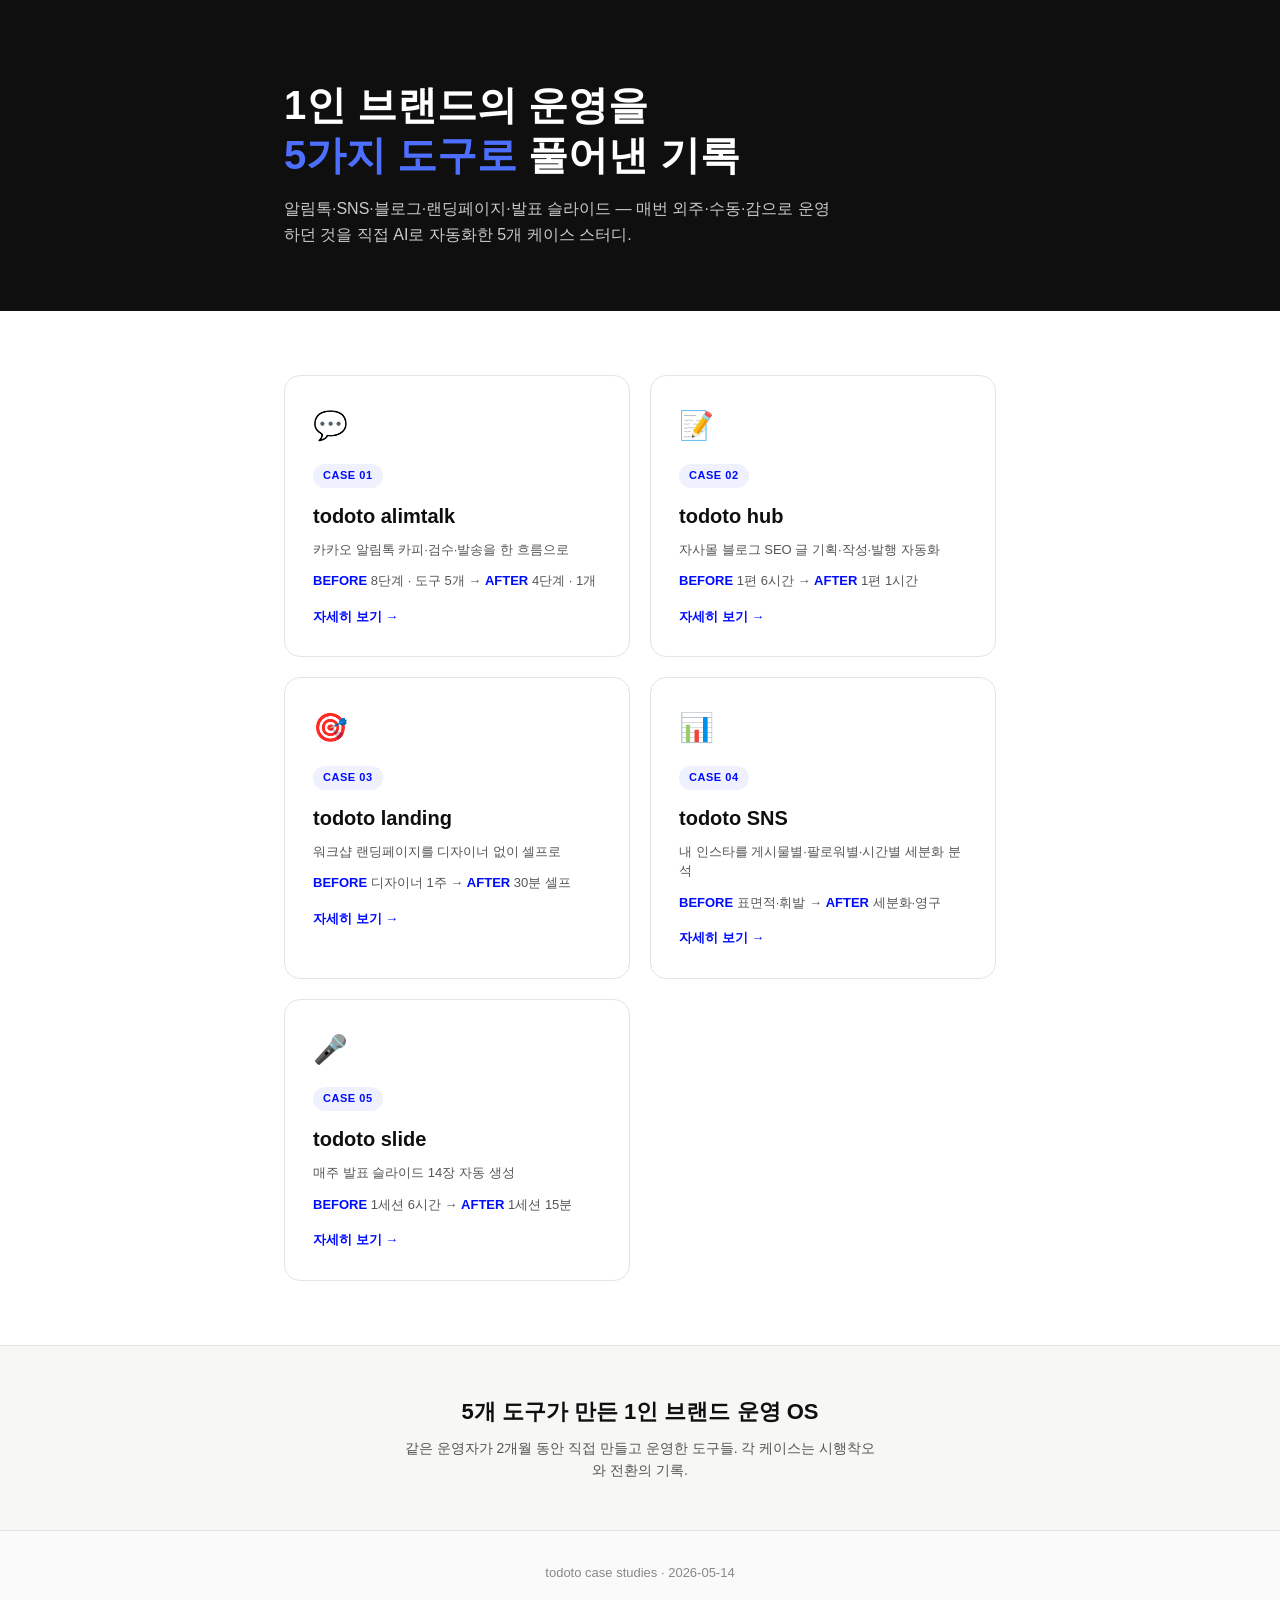
<file: index.html>
<!DOCTYPE html>
<html lang="ko">
<head>
<meta charset="UTF-8">
<meta name="viewport" content="width=device-width, initial-scale=1.0">
<title>todoto · case studies</title>
<meta name="description" content="1인 브랜드 운영을 5가지 도구로 풀어낸 기록. 알림톡·SNS·블로그·랜딩페이지·발표 슬라이드 자동화 케이스 스터디.">
<meta property="og:title" content="todoto case studies — 1인 브랜드 운영 OS">
<meta property="og:description" content="알림톡·SNS·블로그·랜딩페이지·발표 슬라이드 — 5가지 도구로 풀어낸 1인 브랜드 운영의 기록.">
<meta property="og:image" content="https://todoto1.github.io/todoto-case-studies/assets/og-default.png">
<meta property="og:url" content="https://todoto1.github.io/todoto-case-studies/">
<meta property="og:type" content="website">
<meta name="twitter:card" content="summary_large_image">
<link rel="icon" type="image/png" href="assets/icons/favicon.png">
<link rel="stylesheet" href="style.css">
<style>
  .index-hero {
    background: var(--ink);
    color: #fff;
    padding: 80px 0 64px;
  }
  .index-hero h1 {
    font-size: 40px;
    font-weight: 800;
    line-height: 1.25;
    color: #fff;
    margin-bottom: 16px;
  }
  .index-hero h1 em { color: var(--brand-bright); font-style: normal; }
  .index-hero p {
    font-size: 16px;
    color: rgba(255,255,255,0.78);
    max-width: 560px;
    margin-bottom: 0;
  }
  .case-grid {
    display: grid;
    grid-template-columns: 1fr 1fr;
    gap: 20px;
    padding: 64px 0;
  }
  .case-card-link {
    text-decoration: none;
    color: inherit;
    background: #fff;
    border: 1px solid var(--line);
    border-radius: 16px;
    padding: 28px;
    transition: all 0.15s;
    display: block;
  }
  .case-card-link:hover {
    border-color: var(--brand);
    transform: translateY(-2px);
    box-shadow: 0 8px 24px rgba(0,12,254,0.08);
  }
  .case-card-link .emoji {
    font-size: 28px;
    margin-bottom: 12px;
  }
  .case-card-link .tag {
    display: inline-block;
    font-size: 11px;
    font-weight: 700;
    color: var(--brand);
    background: var(--brand-soft);
    padding: 3px 10px;
    border-radius: 999px;
    margin-bottom: 12px;
    letter-spacing: 0.05em;
  }
  .case-card-link h3 {
    font-size: 20px;
    font-weight: 800;
    margin-bottom: 8px;
    color: var(--ink);
  }
  .case-card-link .ba {
    font-size: 13px;
    color: var(--gray);
    margin-bottom: 12px;
    line-height: 1.5;
  }
  .case-card-link .ba strong { color: var(--brand); font-weight: 700; }
  .case-card-link .arrow {
    font-size: 13px;
    color: var(--brand);
    font-weight: 700;
  }
  .index-footer {
    background: var(--bg-soft);
    padding: 48px 0;
    text-align: center;
    border-top: 1px solid var(--line);
  }
  .index-footer h2 {
    font-size: 22px;
    font-weight: 800;
    margin-bottom: 8px;
  }
  .index-footer p {
    font-size: 14px;
    color: var(--gray);
    max-width: 480px;
    margin: 0 auto;
  }
  @media (max-width: 640px) {
    .index-hero { padding: 56px 0 44px; }
    .index-hero h1 { font-size: 26px; line-height: 1.3; margin-bottom: 12px; }
    .index-hero p { font-size: 14px; line-height: 1.6; }
    .case-grid { grid-template-columns: 1fr; gap: 14px; padding: 44px 0; }
    .case-card-link { padding: 22px 20px; border-radius: 14px; }
    .case-card-link .emoji { font-size: 24px; margin-bottom: 10px; }
    .case-card-link .tag { font-size: 10px; padding: 3px 9px; margin-bottom: 10px; }
    .case-card-link h3 { font-size: 17px; margin-bottom: 6px; }
    .case-card-link .ba { font-size: 13px; line-height: 1.55; margin-bottom: 10px; }
    .case-card-link .arrow { font-size: 12px; }
    .index-footer { padding: 36px 0; }
    .index-footer h2 { font-size: 18px; line-height: 1.35; }
    .index-footer p { font-size: 13px; line-height: 1.55; }
  }
</style>
</head>
<body>

<section class="index-hero">
  <div class="container">
    <h1>1인 브랜드의 운영을<br><em>5가지 도구로</em> 풀어낸 기록</h1>
    <p>알림톡·SNS·블로그·랜딩페이지·발표 슬라이드 — 매번 외주·수동·감으로 운영하던 것을 직접 AI로 자동화한 5개 케이스 스터디.</p>
  </div>
</section>

<section>
  <div class="container">
    <div class="case-grid">

      <a class="case-card-link" href="alimtalk.html">
        <div class="emoji">💬</div>
        <span class="tag">CASE 01</span>
        <h3>todoto alimtalk</h3>
        <p class="ba">카카오 알림톡 카피·검수·발송을 한 흐름으로</p>
        <p class="ba"><strong>BEFORE</strong> 8단계 · 도구 5개 → <strong>AFTER</strong> 4단계 · 1개</p>
        <span class="arrow">자세히 보기 →</span>
      </a>

      <a class="case-card-link" href="hub.html">
        <div class="emoji">📝</div>
        <span class="tag">CASE 02</span>
        <h3>todoto hub</h3>
        <p class="ba">자사몰 블로그 SEO 글 기획·작성·발행 자동화</p>
        <p class="ba"><strong>BEFORE</strong> 1편 6시간 → <strong>AFTER</strong> 1편 1시간</p>
        <span class="arrow">자세히 보기 →</span>
      </a>

      <a class="case-card-link" href="landing.html">
        <div class="emoji">🎯</div>
        <span class="tag">CASE 03</span>
        <h3>todoto landing</h3>
        <p class="ba">워크샵 랜딩페이지를 디자이너 없이 셀프로</p>
        <p class="ba"><strong>BEFORE</strong> 디자이너 1주 → <strong>AFTER</strong> 30분 셀프</p>
        <span class="arrow">자세히 보기 →</span>
      </a>

      <a class="case-card-link" href="sns.html">
        <div class="emoji">📊</div>
        <span class="tag">CASE 04</span>
        <h3>todoto SNS</h3>
        <p class="ba">내 인스타를 게시물별·팔로워별·시간별 세분화 분석</p>
        <p class="ba"><strong>BEFORE</strong> 표면적·휘발 → <strong>AFTER</strong> 세분화·영구</p>
        <span class="arrow">자세히 보기 →</span>
      </a>

      <a class="case-card-link" href="slide.html">
        <div class="emoji">🎤</div>
        <span class="tag">CASE 05</span>
        <h3>todoto slide</h3>
        <p class="ba">매주 발표 슬라이드 14장 자동 생성</p>
        <p class="ba"><strong>BEFORE</strong> 1세션 6시간 → <strong>AFTER</strong> 1세션 15분</p>
        <span class="arrow">자세히 보기 →</span>
      </a>

    </div>
  </div>
</section>

<section class="index-footer">
  <div class="container">
    <h2>5개 도구가 만든 1인 브랜드 운영 OS</h2>
    <p>같은 운영자가 2개월 동안 직접 만들고 운영한 도구들. 각 케이스는 시행착오와 전환의 기록.</p>
  </div>
</section>

<footer>todoto case studies · 2026-05-14</footer>

</body>
</html>
</file>
<file: style.css>
:root {
  --brand: #000cfe;
  --brand-bright: #4D6FFF;
  --brand-soft: #EFF1FF;
  --ink: #0F0F0F;
  --ink-2: #1A1A1A;
  --gray: #555;
  --gray-light: #888;
  --line: #E5E5E5;
  --bg-soft: #F7F7F5;
}
* { box-sizing: border-box; margin: 0; padding: 0; }
body {
  font-family: -apple-system, BlinkMacSystemFont, "Pretendard", "Apple SD Gothic Neo", sans-serif;
  color: var(--ink);
  background: #fff;
  line-height: 1.6;
  font-size: 16px;
}
.container { max-width: 760px; margin: 0 auto; padding: 0 24px; }

/* CASE NAV */
.case-nav {
  display: flex;
  gap: 8px;
  padding: 14px 24px;
  background: #fafafa;
  border-bottom: 1px solid var(--line);
  justify-content: center;
  flex-wrap: wrap;
}
.case-nav a {
  text-decoration: none;
  color: var(--gray);
  font-size: 13px;
  font-weight: 600;
  padding: 6px 14px;
  border-radius: 999px;
  border: 1px solid transparent;
}
.case-nav a:hover { border-color: var(--line); }
.case-nav a.active { background: var(--brand); color: #fff; }

/* HERO — 검정 + 흰색 */
.hero { background: var(--ink); color: #fff; padding: 64px 0 72px; }
.hero .brand-tag {
  display: inline-block;
  font-size: 13px;
  font-weight: 600;
  padding: 6px 14px;
  background: var(--brand);
  color: #fff;
  border-radius: 999px;
  margin-bottom: 24px;
}
.hero h1 { font-size: 36px; font-weight: 800; line-height: 1.3; color: #fff; margin-bottom: 20px; }
.hero h1 em { color: var(--brand-bright); font-style: normal; }
.hero .sub { font-size: 17px; color: rgba(255,255,255,0.85); margin-bottom: 28px; }
.hero .bullets { list-style: none; margin-bottom: 32px; }
.hero .bullets li {
  font-size: 15px;
  color: #fff;
  margin-bottom: 8px;
  padding-left: 24px;
  position: relative;
}
.hero .bullets li::before {
  content: "✓";
  position: absolute;
  left: 0;
  font-weight: 700;
  color: var(--brand-bright);
}
.hero .cta {
  display: inline-block;
  background: var(--brand);
  color: #fff;
  padding: 14px 28px;
  border: none;
  border-radius: 999px;
  font-size: 15px;
  font-weight: 700;
  cursor: pointer;
  text-decoration: none;
}

/* INTRO */
.intro { padding: 64px 0 32px; text-align: center; }
.intro h2 { font-size: 26px; font-weight: 800; margin-bottom: 16px; }
.intro h2 em { color: var(--brand); font-style: normal; }
.intro p { font-size: 16px; color: var(--gray); max-width: 540px; margin: 0 auto; }

/* STEP */
.step { padding: 64px 0; border-top: 1px solid var(--line); }
.step-num {
  font-size: 56px;
  font-weight: 800;
  color: var(--brand);
  line-height: 1;
  margin-bottom: 16px;
  letter-spacing: -0.02em;
}
.step-title { font-size: 24px; font-weight: 800; line-height: 1.35; margin-bottom: 8px; }
.step-title em { color: var(--brand); font-style: normal; }
.step-sub { font-size: 15px; color: var(--gray); margin-bottom: 36px; }

/* case-card */
.case-card {
  background: var(--bg-soft);
  border-radius: 14px;
  padding: 28px;
  margin-bottom: 32px;
  border-left: 4px solid var(--brand);
}
.case-card .who { font-size: 13px; font-weight: 600; color: var(--gray); margin-bottom: 12px; }
.case-card .quote { font-size: 16px; color: var(--ink-2); line-height: 1.7; }
.case-card .quote strong { color: var(--brand); font-weight: 700; }

/* pain-list */
.pain-list { list-style: none; margin-top: 24px; }
.pain-list li {
  padding: 14px 0 14px 32px;
  border-bottom: 1px solid var(--line);
  position: relative;
  font-size: 15px;
  color: var(--ink-2);
}
.pain-list li::before {
  content: "!";
  position: absolute;
  left: 0;
  top: 14px;
  width: 22px;
  height: 22px;
  background: #FFE5E5;
  color: #C00;
  border-radius: 50%;
  text-align: center;
  line-height: 22px;
  font-size: 12px;
  font-weight: 800;
}
.pain-list li strong { color: var(--brand); }

/* TRIAL */
.trial-list { display: grid; gap: 16px; margin-top: 24px; }
.trial-card {
  background: #fff;
  border: 1px solid var(--line);
  border-radius: 14px;
  padding: 24px 26px;
}
.trial-card .ti { display: flex; align-items: center; gap: 12px; margin-bottom: 18px; }
.trial-card .ti .tn {
  flex-shrink: 0;
  width: 30px;
  height: 30px;
  background: var(--brand);
  color: #fff;
  border-radius: 50%;
  text-align: center;
  line-height: 30px;
  font-size: 13px;
  font-weight: 800;
}
.trial-card .ti .tt { font-size: 16px; font-weight: 800; color: var(--ink); flex: 1; }
.trial-card .tarrow {
  display: grid;
  grid-template-columns: 1fr 32px 1fr;
  gap: 14px;
  align-items: stretch;
}
.trial-card .tbox {
  background: var(--bg-soft);
  border-radius: 10px;
  padding: 16px 18px;
  font-size: 14px;
  color: var(--gray);
  line-height: 1.6;
}
.trial-card .tbox.fix {
  background: var(--brand-soft);
  color: var(--ink-2);
  border: 1px solid #D5DAFF;
}
.trial-card .tbox .tlabel {
  display: block;
  font-size: 11px;
  font-weight: 700;
  color: var(--gray-light);
  margin-bottom: 6px;
  letter-spacing: 0.05em;
}
.trial-card .tbox.fix .tlabel { color: var(--brand); }
.trial-card .arrow-mid {
  align-self: center;
  text-align: center;
  color: var(--brand);
  font-size: 20px;
  font-weight: 700;
}

/* screen-card */
.screen-card { background: var(--bg-soft); border-radius: 14px; padding: 32px; margin-bottom: 20px; }
.screen-card .label {
  display: inline-block;
  font-size: 12px;
  font-weight: 700;
  padding: 5px 12px;
  background: var(--brand);
  color: #fff;
  border-radius: 6px;
  margin-bottom: 16px;
}
.screen-card h4 { font-size: 20px; font-weight: 800; margin-bottom: 12px; }
.screen-card p { font-size: 15px; color: var(--gray); line-height: 1.7; }
.placeholder-img {
  margin-top: 24px;
  background: #E8E8E5;
  border: 2px dashed #BBB;
  border-radius: 10px;
  height: 320px;
  display: flex;
  align-items: center;
  justify-content: center;
  color: #999;
  font-size: 14px;
}

/* BEFORE 다이어그램 */
.before-section { background: var(--bg-soft); padding: 72px 0; text-align: center; }
.before-section .badge-line {
  display: inline-block;
  background: #fff;
  color: var(--gray);
  font-weight: 700;
  font-size: 13px;
  padding: 6px 18px;
  border-radius: 999px;
  margin-bottom: 16px;
  border: 1px solid var(--line);
  letter-spacing: 0.05em;
}
.before-section h2 { font-size: 28px; font-weight: 800; margin-bottom: 8px; }
.before-section .sub { font-size: 14px; color: var(--gray); margin-bottom: 36px; }
.before-row {
  display: grid;
  grid-template-columns: 1fr 24px 1fr 24px 1fr;
  gap: 8px;
  align-items: center;
  margin-bottom: 24px;
}
.before-step-box { background: #fff; border: 1px solid var(--line); border-radius: 14px; padding: 28px 16px; text-align: center; }
.before-step-box .num {
  display: inline-block;
  width: 32px;
  height: 32px;
  background: var(--gray-light);
  color: #fff;
  border-radius: 50%;
  line-height: 32px;
  font-size: 14px;
  font-weight: 800;
  margin-bottom: 14px;
}
.before-step-box .tool { font-size: 16px; font-weight: 800; margin-bottom: 4px; color: var(--ink); }
.before-step-box .desc { font-size: 12px; color: var(--gray); line-height: 1.5; }
.before-row .arrow-x { color: var(--gray-light); font-size: 18px; text-align: center; }
.before-summary-bar {
  background: #fff;
  border: 1px solid var(--line);
  border-radius: 12px;
  padding: 14px 24px;
  font-size: 14px;
  color: var(--ink-2);
  display: inline-block;
}
.before-summary-bar strong { font-weight: 700; }
.before-summary-bar .sep { color: var(--gray-light); margin: 0 14px; }

/* AFTER (다크) — 좌우 BEFORE/AFTER 비교 카드 */
.after-section { background: var(--ink); color: #fff; padding: 80px 0; text-align: center; }
.after-section .badge {
  display: inline-block;
  background: var(--brand);
  color: #fff;
  font-weight: 800;
  font-size: 13px;
  padding: 6px 18px;
  border-radius: 999px;
  margin-bottom: 16px;
  letter-spacing: 0.05em;
}
.after-section h2 { font-size: 32px; font-weight: 800; margin-bottom: 8px; }
.after-section .sub { font-size: 15px; color: #BBB; margin-bottom: 48px; }
.ba-grid {
  display: grid;
  grid-template-columns: 1fr 36px 1fr;
  gap: 16px;
  text-align: left;
  margin-bottom: 48px;
}
.ba-card {
  background: rgba(255,255,255,0.06);
  border: 1px solid rgba(255,255,255,0.1);
  border-radius: 14px;
  padding: 24px 22px;
}
.ba-card.after { background: var(--brand); color: #fff; border-color: var(--brand); }
.ba-card h3 { font-size: 14px; font-weight: 700; margin-bottom: 16px; color: #BBB; }
.ba-card.after h3 { color: rgba(255,255,255,0.85); }
.ba-card ol { list-style: none; counter-reset: step; }
.ba-card ol li {
  counter-increment: step;
  padding: 8px 0 8px 28px;
  font-size: 14px;
  line-height: 1.5;
  position: relative;
  border-bottom: 1px solid rgba(255,255,255,0.08);
}
.ba-card.after ol li { border-bottom-color: rgba(255,255,255,0.18); }
.ba-card ol li:last-child { border: none; }
.ba-card ol li::before {
  content: counter(step);
  position: absolute;
  left: 0;
  top: 8px;
  width: 20px;
  height: 20px;
  background: rgba(255,255,255,0.1);
  border-radius: 50%;
  text-align: center;
  line-height: 20px;
  font-size: 11px;
  font-weight: 700;
}
.ba-card.after ol li::before { background: #fff; color: var(--brand); }
.ba-card .summary {
  margin-top: 16px;
  padding-top: 16px;
  border-top: 1px solid rgba(255,255,255,0.15);
  font-size: 13px;
  font-weight: 700;
  color: var(--brand-bright);
}
.ba-card.after .summary { border-top-color: rgba(255,255,255,0.25); color: #fff; }
.ba-arrow { align-self: center; text-align: center; font-size: 24px; color: var(--brand-bright); font-weight: 700; }

/* CTA */
.cta-band {
  background: var(--ink-2);
  color: #fff;
  padding: 56px 28px;
  text-align: center;
  border-radius: 16px;
  max-width: 600px;
  margin: 0 auto;
  border: 1px solid rgba(255,255,255,0.08);
}
.cta-band h3 { font-size: 22px; font-weight: 800; margin-bottom: 8px; }
.cta-band p { font-size: 14px; margin-bottom: 24px; color: rgba(255,255,255,0.78); }
.cta-band button {
  background: var(--brand);
  color: #fff;
  padding: 14px 32px;
  border: none;
  border-radius: 999px;
  font-size: 15px;
  font-weight: 700;
  cursor: pointer;
}

/* todo */
.todo {
  display: inline-block;
  background: #FFF4B8;
  color: #946400;
  font-size: 12px;
  font-weight: 600;
  padding: 2px 8px;
  border-radius: 4px;
  margin: 4px 0;
}

footer {
  padding: 32px 0;
  text-align: center;
  font-size: 13px;
  color: var(--gray-light);
  border-top: 1px solid var(--line);
  background: #FAFAFA;
}

@media (max-width: 640px) {
  /* Container */
  .container { padding: 0 16px; }

  /* Case nav */
  .case-nav { gap: 4px; padding: 10px 12px; }
  .case-nav a { font-size: 12px; padding: 5px 10px; }

  /* HERO */
  .hero { padding: 44px 0 52px; }
  .hero .brand-tag { font-size: 12px; padding: 5px 12px; margin-bottom: 18px; }
  .hero h1 { font-size: 26px; line-height: 1.3; margin-bottom: 16px; }
  .hero .sub { font-size: 15px; line-height: 1.55; margin-bottom: 22px; }
  .hero .bullets { margin-bottom: 24px; }
  .hero .bullets li { font-size: 14px; margin-bottom: 7px; line-height: 1.55; }
  .hero .cta { font-size: 14px; padding: 12px 24px; }

  /* INTRO */
  .intro { padding: 44px 0 20px; }
  .intro h2 { font-size: 22px; line-height: 1.3; margin-bottom: 12px; }
  .intro p { font-size: 14px; line-height: 1.65; }

  /* STEP */
  .step { padding: 48px 0; }
  .step-num { font-size: 42px; margin-bottom: 12px; }
  .step-title { font-size: 20px; line-height: 1.3; }
  .step-sub { font-size: 13px; margin-bottom: 26px; }

  /* case-card (인용) */
  .case-card { padding: 20px; margin-bottom: 24px; border-radius: 12px; }
  .case-card .who { font-size: 12px; margin-bottom: 10px; }
  .case-card .quote { font-size: 14px; line-height: 1.65; }

  /* pain-list */
  .pain-list li { font-size: 14px; padding: 12px 0 12px 30px; line-height: 1.55; }
  .pain-list li::before { top: 13px; width: 20px; height: 20px; line-height: 20px; font-size: 11px; }

  /* Trial */
  .trial-list { gap: 14px; }
  .trial-card { padding: 18px 18px; border-radius: 12px; }
  .trial-card .ti { gap: 10px; margin-bottom: 14px; }
  .trial-card .ti .tn { width: 26px; height: 26px; line-height: 26px; font-size: 12px; }
  .trial-card .ti .tt { font-size: 15px; line-height: 1.45; }
  .trial-card .tarrow { grid-template-columns: 1fr; gap: 10px; }
  .trial-card .tbox { padding: 14px 16px; font-size: 13px; line-height: 1.55; border-radius: 8px; }
  .trial-card .tbox .tlabel { font-size: 10px; margin-bottom: 5px; }
  .trial-card .arrow-mid { transform: rotate(90deg); font-size: 18px; }

  /* Screen card */
  .screen-card { padding: 22px 20px; border-radius: 12px; }
  .screen-card .label { font-size: 11px; padding: 4px 10px; margin-bottom: 12px; }
  .screen-card h4 { font-size: 16px; line-height: 1.35; margin-bottom: 10px; }
  .screen-card p { font-size: 13.5px; line-height: 1.65; }
  .placeholder-img { height: 180px; font-size: 12px; margin-top: 18px; }

  /* BEFORE 다이어그램 */
  .before-section { padding: 52px 0; }
  .before-section .badge-line { font-size: 12px; padding: 5px 14px; }
  .before-section h2 { font-size: 22px; line-height: 1.3; }
  .before-section .sub { font-size: 13px; margin-bottom: 28px; }
  .before-row { grid-template-columns: 1fr; gap: 10px; }
  .before-row .arrow-x { transform: rotate(90deg); font-size: 16px; }
  .before-step-box { padding: 20px 16px; border-radius: 12px; }
  .before-step-box .num { width: 28px; height: 28px; line-height: 28px; font-size: 13px; margin-bottom: 10px; }
  .before-step-box .tool { font-size: 15px; }
  .before-step-box .desc { font-size: 12px; }
  .before-summary-bar { font-size: 13px; padding: 12px 18px; line-height: 1.5; }
  .before-summary-bar .sep { margin: 0 10px; }

  /* AFTER */
  .after-section { padding: 56px 0; }
  .after-section .badge { font-size: 12px; padding: 5px 14px; }
  .after-section h2 { font-size: 24px; line-height: 1.3; }
  .after-section .sub { font-size: 13px; margin-bottom: 32px; }
  .ba-grid { grid-template-columns: 1fr; gap: 12px; margin-bottom: 32px; }
  .ba-arrow { transform: rotate(90deg); font-size: 20px; }
  .ba-card { padding: 20px; border-radius: 12px; }
  .ba-card h3 { font-size: 12px; margin-bottom: 14px; letter-spacing: 0.04em; }
  .ba-card ol li { font-size: 13px; padding: 7px 0 7px 26px; line-height: 1.5; }
  .ba-card ol li::before { width: 18px; height: 18px; line-height: 18px; font-size: 10px; }
  .ba-card .summary { font-size: 12px; margin-top: 14px; padding-top: 14px; line-height: 1.55; }

  /* CTA */
  .cta-band { padding: 36px 22px; border-radius: 14px; }
  .cta-band h3 { font-size: 18px; line-height: 1.35; }
  .cta-band p { font-size: 13px; margin-bottom: 20px; line-height: 1.55; }
  .cta-band button { font-size: 14px; padding: 12px 26px; }

  /* Todo 강조 */
  .todo { font-size: 11px; padding: 2px 7px; }

  /* Footer */
  footer { padding: 24px 0; font-size: 12px; }

  /* Flowchart 모바일 */
  .chapter { padding: 44px 0; }
  .chapter-label { font-size: 12px; }
  .chapter-title { font-size: 22px; line-height: 1.3; }
  .chapter-intro { font-size: 14px; margin-bottom: 28px; }
  .flow-board { padding: 28px 14px; border-radius: 14px; }
  .flow-board.with-total { padding-right: 14px; }
  .flow-cap { font-size: 13px; padding: 7px 20px; }
  .flow-link { height: 18px; }
  .flow-box { padding: 12px 14px; max-width: 100%; gap: 10px; border-radius: 10px; }
  .flow-box .fbnum { width: 24px; height: 24px; line-height: 24px; font-size: 12px; }
  .flow-box .fbtext { font-size: 13.5px; line-height: 1.4; }
  .flow-box .fbtime { font-size: 11px; padding: 2px 8px; }
  .flow-total { position: static; transform: none; flex-direction: column; margin-top: 18px; }
  .flow-total-line { display: none; }
  .flow-total-badge { font-size: 12.5px; padding: 8px 14px; line-height: 1.45; text-align: center; }
  .flow-group { padding: 14px 12px; max-width: 100%; }
  .flow-group-header { font-size: 12px; padding: 5px 12px; margin-top: -28px; }
  .flow-callout { font-size: 12px; padding: 7px 14px; }
  .flow-horizontal { grid-template-columns: 1fr; gap: 14px; }
  .flow-horizontal .arrow-x { transform: rotate(90deg); }
  .flow-h-step { padding: 20px 16px; }
  .flow-h-step .h-title { font-size: 16px; }
  .flow-h-step .h-feature { font-size: 12.5px; }
}

/* === FLOWCHART (Chapter 시각화) === */
.chapter { padding: 64px 0; border-top: 1px solid var(--line); }
.chapter-label {
  font-size: 13px;
  font-weight: 700;
  color: var(--gray);
  margin-bottom: 6px;
  letter-spacing: 0.05em;
}
.chapter-title { font-size: 26px; font-weight: 800; margin-bottom: 14px; line-height: 1.35; }
.chapter-intro { font-size: 15px; color: var(--gray); line-height: 1.7; margin-bottom: 36px; }

.flow-board {
  background: var(--bg-soft);
  border-radius: 16px;
  padding: 40px 24px;
  position: relative;
}
.flow-board.with-total { padding-right: 180px; }
.flow-cap-wrap { text-align: center; }
.flow-cap {
  display: inline-block;
  background: var(--ink);
  color: #fff;
  padding: 8px 24px;
  border-radius: 999px;
  font-size: 14px;
  font-weight: 700;
}
.flow-link {
  width: 2px;
  height: 22px;
  border-left: 2px dashed #BBB;
  margin: 4px auto;
}
.flow-box {
  background: #fff;
  border: 1px solid var(--line);
  border-radius: 12px;
  padding: 14px 20px;
  display: flex;
  align-items: center;
  gap: 14px;
  max-width: 440px;
  margin: 0 auto;
}
.flow-box .fbnum {
  width: 26px;
  height: 26px;
  background: var(--ink);
  color: #fff;
  border-radius: 50%;
  text-align: center;
  line-height: 26px;
  font-size: 13px;
  font-weight: 800;
  flex-shrink: 0;
}
.flow-box .fbtext {
  flex: 1;
  font-size: 14.5px;
  font-weight: 700;
  color: var(--ink);
  line-height: 1.4;
}
.flow-box .fbtime {
  background: var(--bg-soft);
  border: 1px solid var(--line);
  border-radius: 6px;
  padding: 3px 10px;
  font-size: 12px;
  color: var(--gray);
  font-weight: 600;
  white-space: nowrap;
}

.flow-total {
  position: absolute;
  right: 24px;
  top: 120px;
  bottom: 120px;
  display: flex;
  align-items: center;
}
.flow-total-line {
  width: 2px;
  background: #E74C3C;
  height: 100%;
  margin-right: -1px;
}
.flow-total-badge {
  background: #fff;
  border: 2px solid #E74C3C;
  color: #E74C3C;
  padding: 12px 18px;
  border-radius: 10px;
  font-size: 13.5px;
  font-weight: 800;
  white-space: nowrap;
  text-align: center;
  line-height: 1.4;
  position: relative;
  z-index: 1;
}

.flow-group {
  background: #F0F4FF;
  border: 1.5px dashed var(--brand-bright);
  border-radius: 14px;
  padding: 22px 20px;
  max-width: 460px;
  margin: 0 auto;
}
.flow-group-header {
  display: inline-block;
  background: var(--brand);
  color: #fff;
  font-size: 13px;
  font-weight: 700;
  padding: 6px 14px;
  border-radius: 999px;
  margin-top: -32px;
  margin-bottom: 14px;
}
.flow-group .flow-box {
  background: #fff;
  margin-bottom: 0;
  max-width: 100%;
}
.flow-group .flow-link { height: 16px; }

.flow-callout-wrap { text-align: center; }
.flow-callout {
  display: inline-block;
  background: #E74C3C;
  color: #fff;
  border-radius: 16px;
  padding: 8px 16px;
  font-size: 13px;
  font-weight: 700;
  position: relative;
  margin: 0 auto 12px;
}
.flow-callout::after {
  content: "";
  position: absolute;
  bottom: -7px;
  left: 50%;
  transform: translateX(-50%);
  width: 0;
  height: 0;
  border-left: 7px solid transparent;
  border-right: 7px solid transparent;
  border-top: 7px solid #E74C3C;
}

/* === 가로 3단계 (도구별 솔루션) === */
.flow-horizontal {
  display: grid;
  grid-template-columns: 1fr 32px 1fr 32px 1fr;
  gap: 8px;
  align-items: stretch;
  max-width: 800px;
  margin: 0 auto;
}
.flow-h-step {
  background: #ECEEF2;
  border: none;
  border-radius: 16px;
  padding: 28px 20px;
  text-align: center;
  display: flex;
  flex-direction: column;
}
.flow-h-step .h-badge {
  display: inline-block;
  background: var(--ink);
  color: #fff;
  padding: 6px 14px;
  border-radius: 8px;
  font-size: 12px;
  font-weight: 700;
  margin: 0 auto 16px;
}
.flow-h-step .h-tool-mark {
  display: flex;
  width: 56px;
  height: 56px;
  align-items: center;
  justify-content: center;
  margin: 4px auto 12px;
}
.flow-h-step .h-title {
  font-size: 22px;
  font-weight: 800;
  margin: 4px 0 18px;
  color: var(--ink);
  letter-spacing: -0.02em;
  white-space: nowrap;
}
.flow-h-step .h-tool-mark svg {
  fill: currentColor;
  stroke: currentColor;
}
.flow-h-step .h-tool-mark img {
  width: 56px;
  height: 56px;
  object-fit: contain;
}

/* === 페인 정량 박스 (Chapter 1 끝) === */
.pain-stats {
  display: grid;
  grid-template-columns: repeat(4, 1fr);
  gap: 12px;
  margin-top: 28px;
}
.pain-stat {
  background: #fff;
  border: 1px solid var(--line);
  border-radius: 12px;
  padding: 22px 18px;
  text-align: center;
}
.pain-stat .ps-num {
  font-size: 30px;
  font-weight: 800;
  color: #E74C3C;
  line-height: 1.1;
  margin-bottom: 8px;
  letter-spacing: -0.02em;
}
.pain-stat .ps-label {
  font-size: 13px;
  color: var(--gray);
  font-weight: 600;
  line-height: 1.45;
}
.flow-h-step .h-feature {
  background: #fff;
  border: 1px solid #DCDFE6;
  border-radius: 10px;
  padding: 10px 10px;
  font-size: 12.5px;
  color: var(--ink-2);
  margin-bottom: 8px;
  line-height: 1.5;
  font-weight: 500;
  white-space: nowrap;
}
.flow-h-step .h-feature:last-child { margin-bottom: 0; }
.flow-horizontal > .arrow-x {
  align-self: center;
  text-align: center;
  color: var(--gray-light);
  font-size: 18px;
  font-weight: 700;
}

/* === Chapter 2 단계별 상세 (D) === */
.stage-detail {
  margin-top: 56px;
  max-width: 760px;
  margin-left: auto;
  margin-right: auto;
}
.stage-detail + .stage-detail { margin-top: 64px; }
.stage-detail .stage-label {
  display: inline-block;
  font-size: 13px;
  font-weight: 800;
  color: var(--brand);
  margin-bottom: 12px;
  letter-spacing: 0.02em;
}
.stage-detail .stage-heading {
  font-size: 22px;
  font-weight: 800;
  margin-bottom: 14px;
  line-height: 1.4;
  color: var(--ink);
}
.stage-detail .stage-body {
  font-size: 15px;
  color: var(--gray);
  line-height: 1.75;
  margin-bottom: 24px;
}
.stage-detail .stage-screenshot {
  background: #E8E8E5;
  border: 2px dashed #BBB;
  border-radius: 12px;
  min-height: 320px;
  display: flex;
  align-items: center;
  justify-content: center;
  color: #999;
  font-size: 13px;
  margin-bottom: 20px;
  position: relative;
  overflow: hidden;
}
.stage-detail .stage-screenshot img {
  width: 100%;
  height: auto;
  display: block;
  border-radius: 10px;
}
.stage-detail .stage-screenshot.has-image {
  background: transparent;
  border: none;
  min-height: auto;
  padding: 0;
}
.stage-detail .stage-screenshot.has-image .ph-text { display: none; }
.stage-detail .stage-aside {
  background: var(--bg-soft);
  border-radius: 12px;
  padding: 20px 24px;
}
.stage-detail .stage-aside h4 {
  font-size: 13px;
  font-weight: 800;
  margin-bottom: 12px;
  color: var(--brand);
  letter-spacing: 0.04em;
}
.stage-detail .stage-aside ul {
  list-style: none;
}
.stage-detail .stage-aside li {
  font-size: 14px;
  color: var(--ink-2);
  padding: 6px 0 6px 22px;
  position: relative;
  line-height: 1.6;
}
.stage-detail .stage-aside li::before {
  content: "✓";
  position: absolute;
  left: 0;
  color: var(--brand);
  font-weight: 800;
}

/* === Chapter 3 정량 표 + 후기 (E) === */
.result-table {
  width: 100%;
  border-collapse: collapse;
  margin-bottom: 32px;
  background: #fff;
  border-radius: 12px;
  overflow: hidden;
  border: 1px solid var(--line);
}
.result-table thead {
  background: var(--bg-soft);
}
.result-table th {
  padding: 14px 16px;
  text-align: left;
  font-size: 13px;
  font-weight: 700;
  color: var(--gray);
  letter-spacing: 0.02em;
  border-bottom: 1px solid var(--line);
}
.result-table th.th-after {
  color: var(--brand);
}
.result-table td {
  padding: 14px 16px;
  font-size: 14px;
  color: var(--ink-2);
  border-bottom: 1px solid var(--line);
  line-height: 1.5;
}
.result-table tr:last-child td { border-bottom: none; }
.result-table td:first-child {
  font-weight: 700;
  color: var(--ink);
  width: 30%;
}
.result-table td.cell-after {
  color: var(--brand);
  font-weight: 700;
  background: var(--brand-soft);
}

.quote-card {
  background: var(--bg-soft);
  border-left: 4px solid var(--brand);
  border-radius: 12px;
  padding: 28px 32px;
  position: relative;
}
.quote-card .quote-mark {
  font-size: 64px;
  font-weight: 800;
  color: var(--brand);
  line-height: 0.8;
  margin-bottom: 4px;
  opacity: 0.3;
}
.quote-card .quote-text {
  font-size: 16px;
  color: var(--ink-2);
  line-height: 1.7;
  margin-bottom: 14px;
}
.quote-card .quote-author {
  font-size: 13px;
  color: var(--gray);
  font-weight: 600;
}

@media (max-width: 640px) {
  /* h-tool-mark 모바일 */
  .flow-h-step .h-tool-mark { width: 44px; height: 44px; }
  .flow-h-step .h-tool-mark img { width: 44px; height: 44px; }

  /* stage-detail 모바일 */
  .stage-detail { margin-top: 36px; }
  .stage-detail + .stage-detail { margin-top: 40px; }
  .stage-detail .stage-label { font-size: 12px; }
  .stage-detail .stage-heading { font-size: 18px; line-height: 1.35; }
  .stage-detail .stage-body { font-size: 14px; line-height: 1.7; }
  .stage-detail .stage-screenshot { height: 200px; font-size: 12px; }
  .stage-detail .stage-aside { padding: 16px 18px; }
  .stage-detail .stage-aside h4 { font-size: 12px; }
  .stage-detail .stage-aside li { font-size: 13px; padding: 5px 0 5px 20px; }

  /* result-table 모바일 */
  .result-table { font-size: 12.5px; }
  .result-table th { padding: 10px 12px; font-size: 11.5px; }
  .result-table td { padding: 10px 12px; font-size: 12.5px; }
  .result-table td:first-child { width: 36%; }

  /* quote-card 모바일 */
  .quote-card { padding: 22px 20px; }
  .quote-card .quote-mark { font-size: 48px; }
  .quote-card .quote-text { font-size: 14px; }
}

/* === 그리드형 플로우 (4×2 병렬) === */
.flow-grid {
  display: grid;
  grid-template-columns: repeat(4, 1fr);
  gap: 10px;
  max-width: 820px;
  margin: 24px auto;
}
.flow-grid .flow-box {
  max-width: 100%;
  margin: 0;
  flex-direction: column;
  text-align: center;
  gap: 8px;
  padding: 18px 12px;
  align-items: center;
}
.flow-grid .flow-box .fbnum { margin: 0; }
.flow-grid .flow-box .fbtext { font-size: 13px; line-height: 1.4; }
.flow-grid .flow-box .fbtime { font-size: 11.5px; margin: 0; }

@media (max-width: 640px) {
  .flow-grid { grid-template-columns: repeat(2, 1fr); gap: 8px; }
  .flow-grid .flow-box { padding: 14px 10px; }
  .flow-grid .flow-box .fbtext { font-size: 12.5px; }
  .flow-h-step .h-title { white-space: normal; font-size: 16px; }
}

/* === 결과 — 도구별 시간 카드 + 인터뷰 === */
.result-section-h {
  font-size: 18px;
  font-weight: 800;
  color: var(--ink);
  margin: 24px 0 10px;
}
.result-body {
  font-size: 15px;
  color: var(--gray);
  line-height: 1.75;
  margin-bottom: 24px;
}

.result-cards {
  display: grid;
  grid-template-columns: repeat(3, 1fr);
  gap: 14px;
  margin: 20px 0 36px;
}
.result-card {
  background: var(--bg-soft);
  border-radius: 14px;
  padding: 22px 16px;
  text-align: center;
}
.result-card .rc-badge {
  display: inline-block;
  background: var(--ink);
  color: #fff;
  padding: 5px 12px;
  border-radius: 8px;
  font-size: 11px;
  font-weight: 700;
  margin-bottom: 14px;
}
.result-card .rc-tool-img {
  width: 36px;
  height: 36px;
  object-fit: contain;
  margin: 4px auto 8px;
  display: block;
}
.result-card .rc-tool {
  font-size: 16px;
  font-weight: 800;
  margin-bottom: 14px;
  color: var(--ink);
}
.result-card .rc-before {
  background: #fff;
  border: 1px solid var(--line);
  border-radius: 8px;
  padding: 10px 12px;
  font-size: 14px;
  color: var(--gray);
  font-weight: 700;
  margin-bottom: 4px;
}
.result-card .rc-arrow {
  text-align: center;
  color: var(--gray-light);
  font-size: 14px;
  margin: 2px 0;
  line-height: 1;
}
.result-card .rc-after {
  background: var(--brand-soft);
  border: 1px solid #C9D1FF;
  border-radius: 8px;
  padding: 10px 12px;
  font-size: 16px;
  color: var(--brand);
  font-weight: 800;
}

.interview {
  background: var(--bg-soft);
  border-radius: 14px;
  padding: 28px 32px;
  border-left: 4px solid var(--brand);
}
.iv-item { margin-bottom: 22px; }
.iv-item:last-child { margin-bottom: 0; }
.iv-q {
  font-size: 14px;
  font-weight: 800;
  color: var(--brand);
  margin-bottom: 8px;
  letter-spacing: 0.02em;
}
.iv-a {
  font-size: 15px;
  color: var(--ink-2);
  line-height: 1.7;
}

@media (max-width: 640px) {
  .result-section-h { font-size: 16px; }
  .result-body { font-size: 14px; line-height: 1.7; }
  .result-cards { grid-template-columns: 1fr; gap: 12px; margin: 16px 0 28px; }
  .result-card { padding: 18px 16px; }
  .result-card .rc-tool-img { width: 44px; height: 44px; }
  .result-card .rc-tool { font-size: 15px; }
  .interview { padding: 22px 22px; }
  .iv-q { font-size: 13px; }
  .iv-a { font-size: 14px; }
}
</file>
